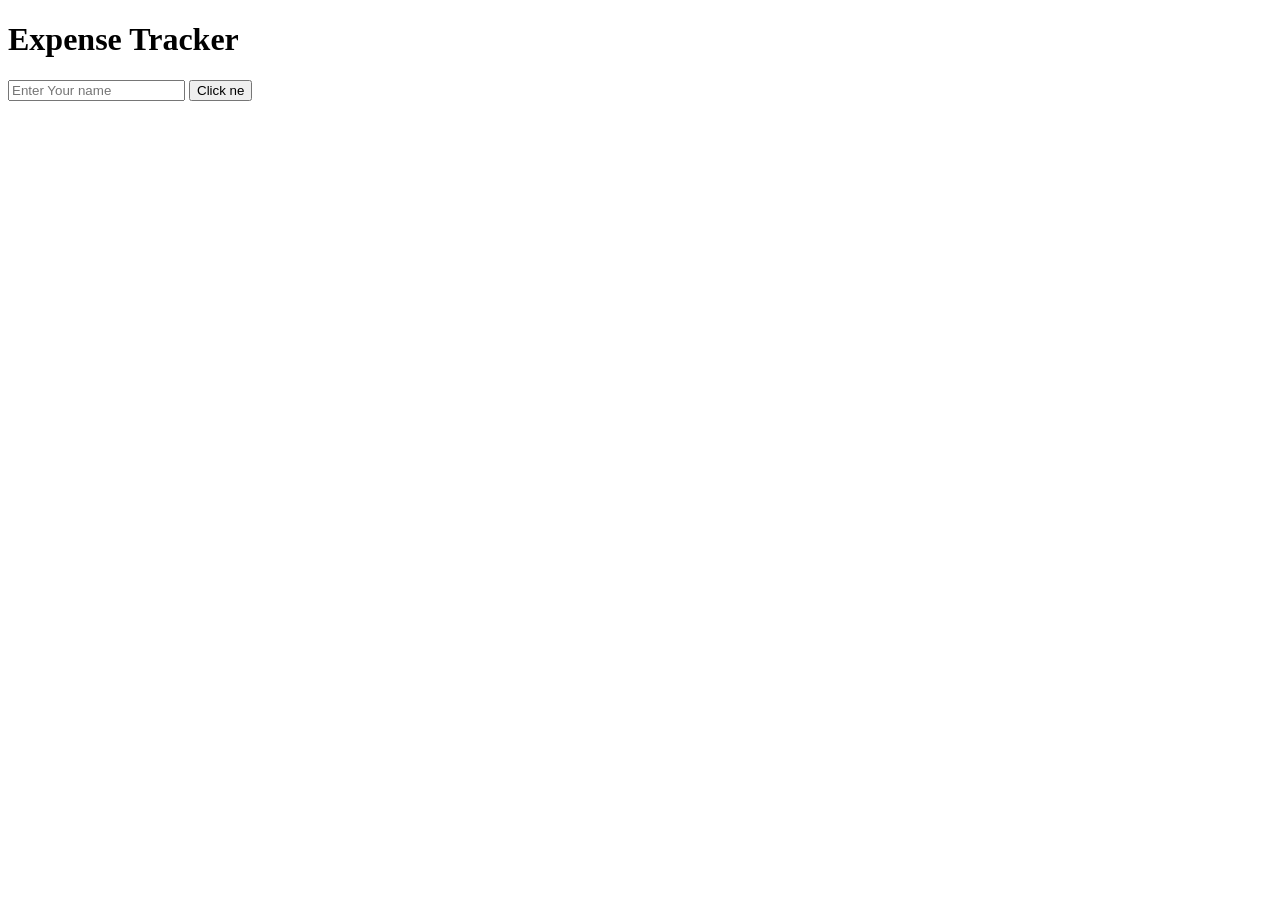
<file: index.html>
<!DOCTYPE html>
<html lang="en">

<head>
    <meta charset="UTF-8" />
    <meta name="viewport" content="width=device-width, initial-scale=1.0" />
    <title>Expense Tracker</title>
</head>

<body>
    <h1>Expense Tracker</h1>

    <form id="expense-form">
        <input type="text" name="" placeholder="Enter Your name" id="input">
        <button id="btn">Click ne</button>
    </form>


    <script src="localstroge.js"></script>
</body>

</html>
</file>
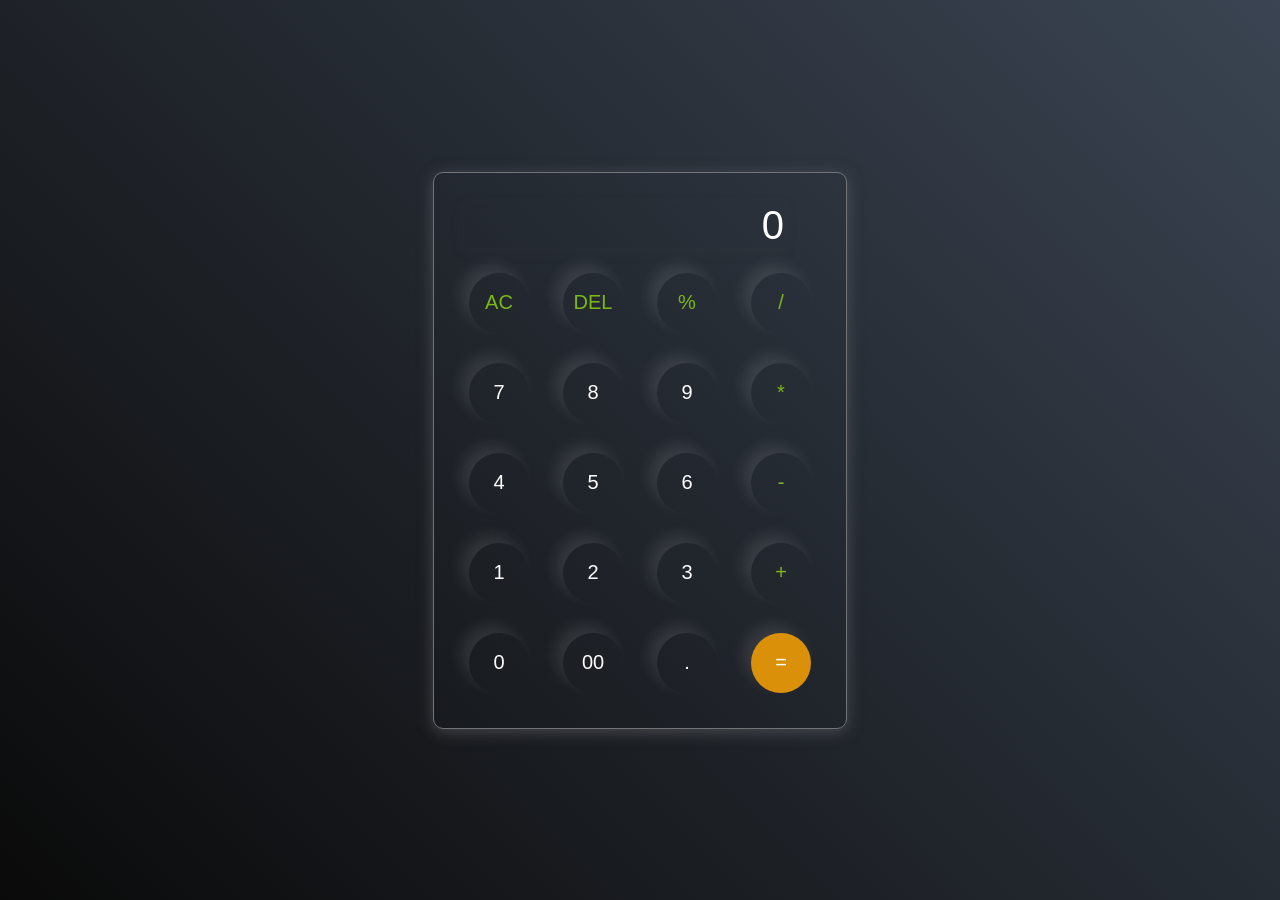
<file: Project/index.html>
<!DOCTYPE html>
<html lang="en">

<head>
    <meta charset="UTF-8">
    <meta name="viewport" content="width=device-width, initial-scale=1.0">
    <title>Calculator</title>
    <link rel="stylesheet" href="style.css">
</head>

<body>
    <div class="container">
        <input type="text" name="" id="inputs" placeholder="0">
        <div>
            <button class="opeartor">AC</button>
            <button class="opeartor">DEL</button>
            <button class="opeartor">%</button>
            <button class="opeartor">/</button>
        </div>

        <div>
            <button>7</button>
            <button>8</button>
            <button>9</button>
            <button class="opeartor">*</button>
        </div>


        <div>
            <button>4</button>
            <button>5</button>
            <button>6</button>
            <button class="opeartor">-</button>
        </div>

        <div>
            <button>1</button>
            <button>2</button>
            <button>3</button>
            <button class="opeartor">+</button>
        </div>

        <div>
            <button>0</button>
            <button>00</button>
            <button>.</button>
            <button class="equal">=</button>
        </div>

    </div>
    <script src="calculator.js"></script>
</body>

</html>
</file>
<file: Project/style.css>
* {
    margin: 0;
    padding: 0;
    box-sizing: border-box;
}

body,
html {
    height: 100%;
    width: 100%;
    display: flex;
    align-items: center;
    justify-content: center;
    background: linear-gradient(45deg, #0a0a0a, #3a4452)
}

.container {
    border: 1px solid #717377;
    padding: 20px;
    border-radius: 10px;
    background: transparent;
    box-shadow: 0px 3px 15px rgba(113, 115, 119, 0.5);
}

input {
    width: 320px;
    background: transparent;
    border: none;
    outline: none;
    color: white;
    cursor: pointer;
    text-align: right;
    margin: 10px;
    font-size: 40px;
    box-shadow: 0px 3px 15px rgba(84, 84, 84, 0.1);

}

input::placeholder {
    color: white;
}

button {
    border: none;
    width: 60px;
    height: 60px;
    margin: 15px;
    font-size: 20px;
    cursor: pointer;
    background: transparent;
    color: white;
    border-radius: 50%;
    box-shadow: -8px -8px 15px rgba(255, 255, 255, 0.1);
}

.equal {
    background-color: rgb(218, 144, 9);
}

.opeartor {
    color: rgb(123, 184, 18);
}
</file>
